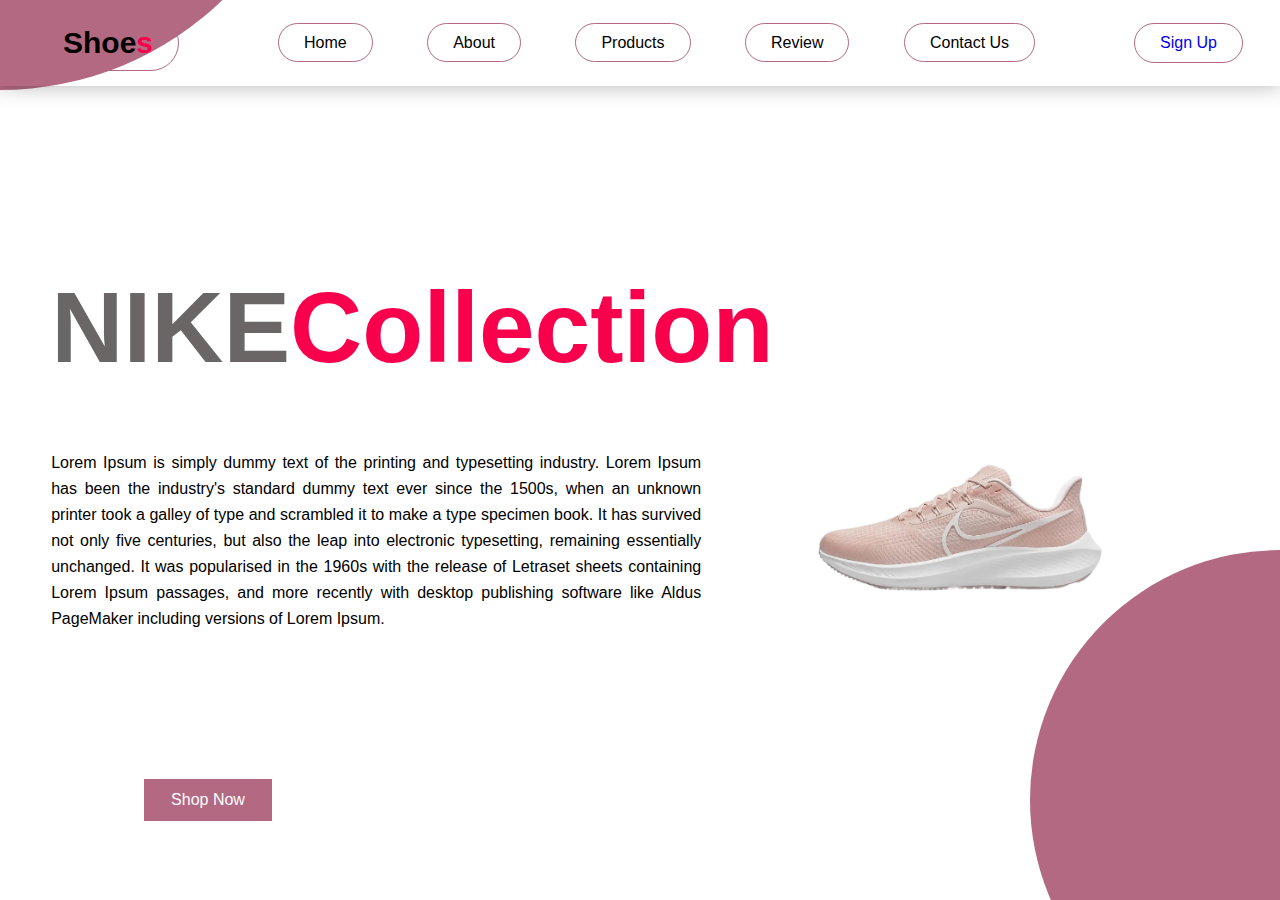
<file: nikeshoes/index.html>
<!DOCTYPE html>
<html lang="en">
<head>
    <meta name="viewport" content="width=device-width, initial-scale=1.0">
    <title>Shop Website</title>
    <link rel="stylesheet" href="style.css">
</head>
<body>
	<p id = "test"></p>
		
    <section>
        <header>
            <div class="circle"></div>
            <div class="circles"></div>
            <a href="#" class="logo">Shoe<span>s</span></a>
            <ul>
                <li><a href="home.html">Home</a></li>
                <li><a href="about.html">About</a></li>
                <li><a href="produ.html">Products</a></li>
                <li><a href="review.html">Review</a></li>
                <li><a href="contact.html">Contact Us</a></li>
            </ul>
           <a href="login.html">Sign Up</a>
        </header>

        <div class="texts">
            <h1>NIKE<span>Collection</span></h1>
            <p>Lorem Ipsum is simply dummy text of the printing and typesetting industry. 
                Lorem Ipsum has been the industry's standard dummy text ever since the 1500s, 
                when an unknown printer took a galley of type and scrambled it to make a type 
                specimen book. It has survived not only five centuries, but also the leap into 
                electronic typesetting, remaining essentially unchanged. It was popularised in 
                the 1960s with the release of Letraset sheets containing Lorem Ipsum passages, 
                and more recently with desktop publishing software like Aldus PageMaker including 
                versions of Lorem Ipsum.
            </p>
        </div>

        <div class="background_image">
            <img src="bgimg.png">
        </div>

        <div class="btn">
            <p class="read">Shop Now</p>
        </div>    
    </section>

    
</body>
</html>
</file>
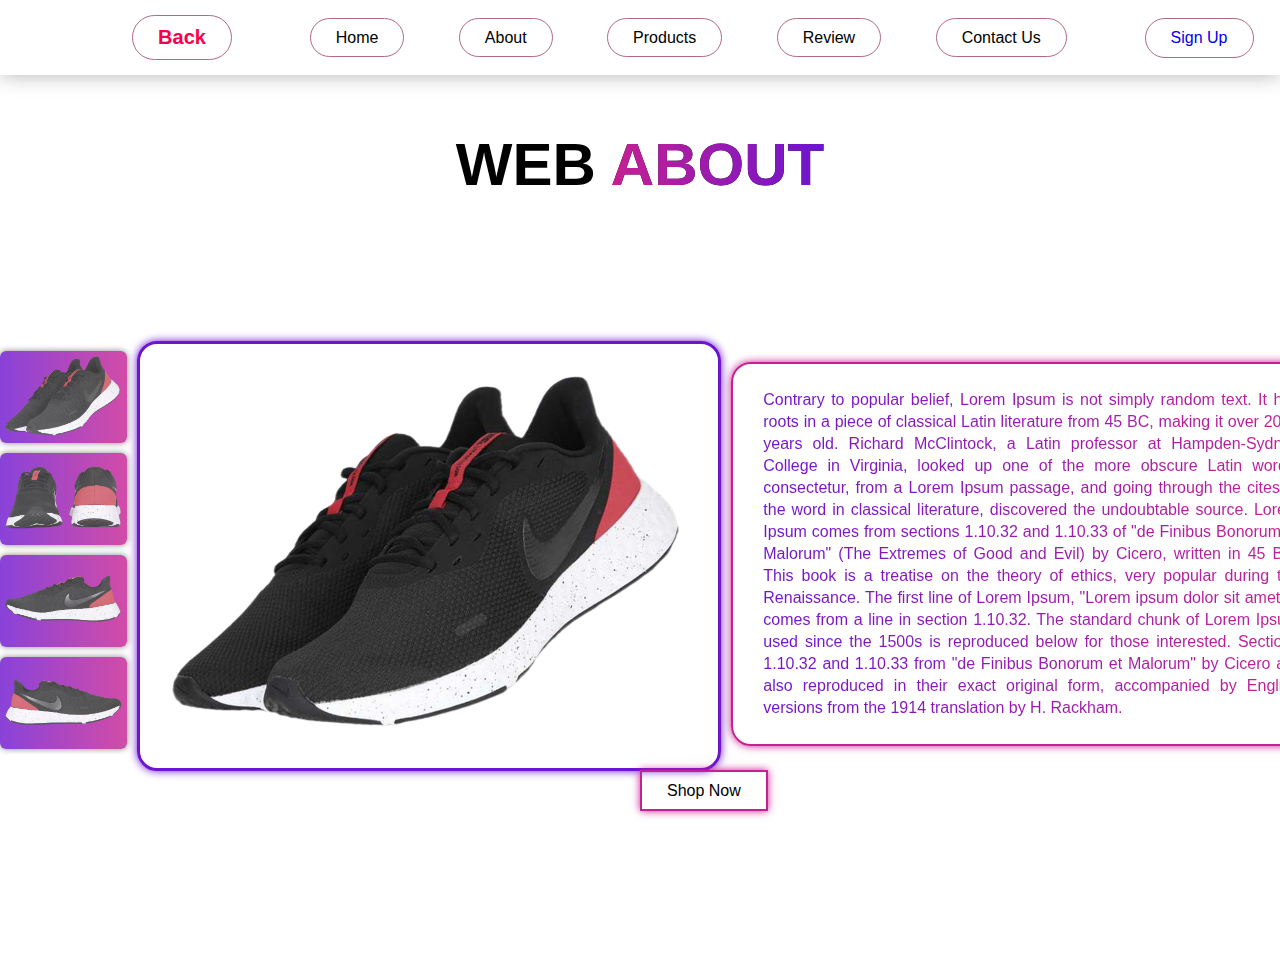
<file: nikeshoes/about.html>
<html>
<head>
    <link rel="stylesheet" href="about.css">
   
</head>
<body>
<section>
    <header>
        <div class="circle"></div>
        <div class="circles"></div>
        <a href="index.html" class="logo"><span>Back</span></a>
        <ul>
            <li><a href="index.html">Home</a></li>
            <li><a href="about.html">About</a></li>
            <li><a href="produ.html">Products</a></li>
            <li><a href="review.html">Review</a></li>
            <li><a href="contact.html">Contact Us</a></li>
        </ul>
        <a href="login.html">Sign Up</a>
    </header>
</section>
<div class="about" id="About" >
        
        <h1>Web<span>About</span></h1>

        <div class="about_main">
            <div class="about_image">
                <div class="about_small_image">
                    <img src="red_shoes1.png" onclick="functio(this)">
                    <img src="red_shoes2.png" onclick="functio(this)">
                    <img src="red_shoes3.png" onclick="functio(this)">
                    <img src="red_shoes4.png" onclick="functio(this)">
                </div>

                <div class="image_contaner">
                    <img src="red_shoes1.png" id="imagebox" >
                </div>

            </div>

            <div class="about_text">
                <p>
                    Contrary to popular belief, Lorem Ipsum is not simply random text. It has roots in a piece of classical 
                    Latin literature from 45 BC, making it over 2000 years old. Richard McClintock, a Latin professor at 
                    Hampden-Sydney College in Virginia, looked up one of the more obscure Latin words, consectetur, from a 
                    Lorem Ipsum passage, and going through the cites of the word in classical literature, discovered the 
                    undoubtable source. Lorem Ipsum comes from sections 1.10.32 and 1.10.33 of "de Finibus Bonorum et Malorum" 
                    (The Extremes of Good and Evil) by Cicero, written in 45 BC. This book is a treatise on the theory of ethics, 
                    very popular during the Renaissance. The first line of Lorem Ipsum, "Lorem ipsum dolor sit amet..", comes 
                    from a line in section 1.10.32. The standard chunk of Lorem Ipsum used since the 1500s is reproduced below 
                    for those interested. Sections 1.10.32 and 1.10.33 from "de Finibus Bonorum et Malorum" by Cicero are also 
                    reproduced in their exact original form, accompanied by English versions from the 1914 translation by H. Rackham.
                </p>
            </div>

        </div>

        <a href="#" class="about_btn">Shop Now</a>
        <script>
            function functio(small){
                var full = document.getElementById("imagebox")
                full.src = small.src
            }
        </script>
        
    </div>

</body>
</html>
</file>
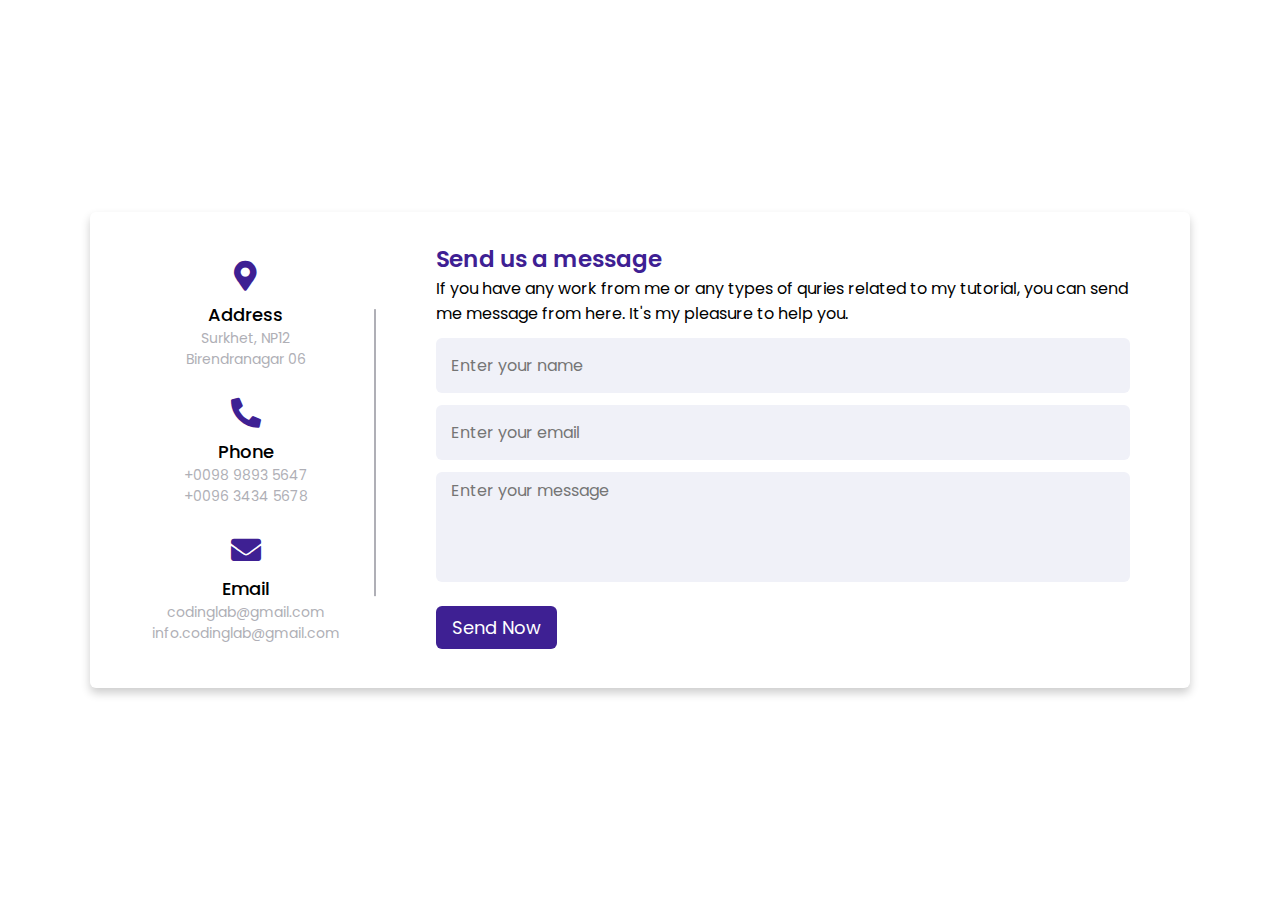
<file: nikeshoes/contact.html>
<html>
  <head>
 
    <title>Responsive Contact Us Form | CodingLab</title>
    <link rel="stylesheet" href="contact.css" />
 
    <link rel="stylesheet" href="https://cdnjs.cloudflare.com/ajax/libs/font-awesome/5.15.2/css/all.min.css" />
   
  </head>
 
  <body>
  
    <div class="container">
      <div class="content">
        <div class="left-side">
          <div class="address details">
            <i class="fas fa-map-marker-alt"></i>
            <div class="topic">Address</div>
            <div class="text-one">Surkhet, NP12</div>
            <div class="text-two">Birendranagar 06</div>
          </div>
          <div class="phone details">
            <i class="fas fa-phone-alt"></i>
            <div class="topic">Phone</div>
            <div class="text-one">+0098 9893 5647</div>
            <div class="text-two">+0096 3434 5678</div>
          </div>
          <div class="email details">
            <i class="fas fa-envelope"></i>
            <div class="topic">Email</div>
            <div class="text-one">codinglab@gmail.com</div>
            <div class="text-two">info.codinglab@gmail.com</div>
          </div>
        </div>
        <div class="right-side">
          <div class="topic-text">Send us a message</div>
          <p>If you have any work from me or any types of quries related to my tutorial, you can send me message from here. It's my pleasure to help you.</p>
          <form action="#">
            <div class="input-box">
              <input type="text" placeholder="Enter your name" />
            </div>
            <div class="input-box">
              <input type="text" placeholder="Enter your email" />
            </div>
            <div class="input-box message-box">
              <textarea placeholder="Enter your message"></textarea>
            </div>
            <div class="button">
              <input type="button" value="Send Now" />
            </div>
          </form>
        </div>
      </div>
    </div>


  
  </body>
</html>
</file>
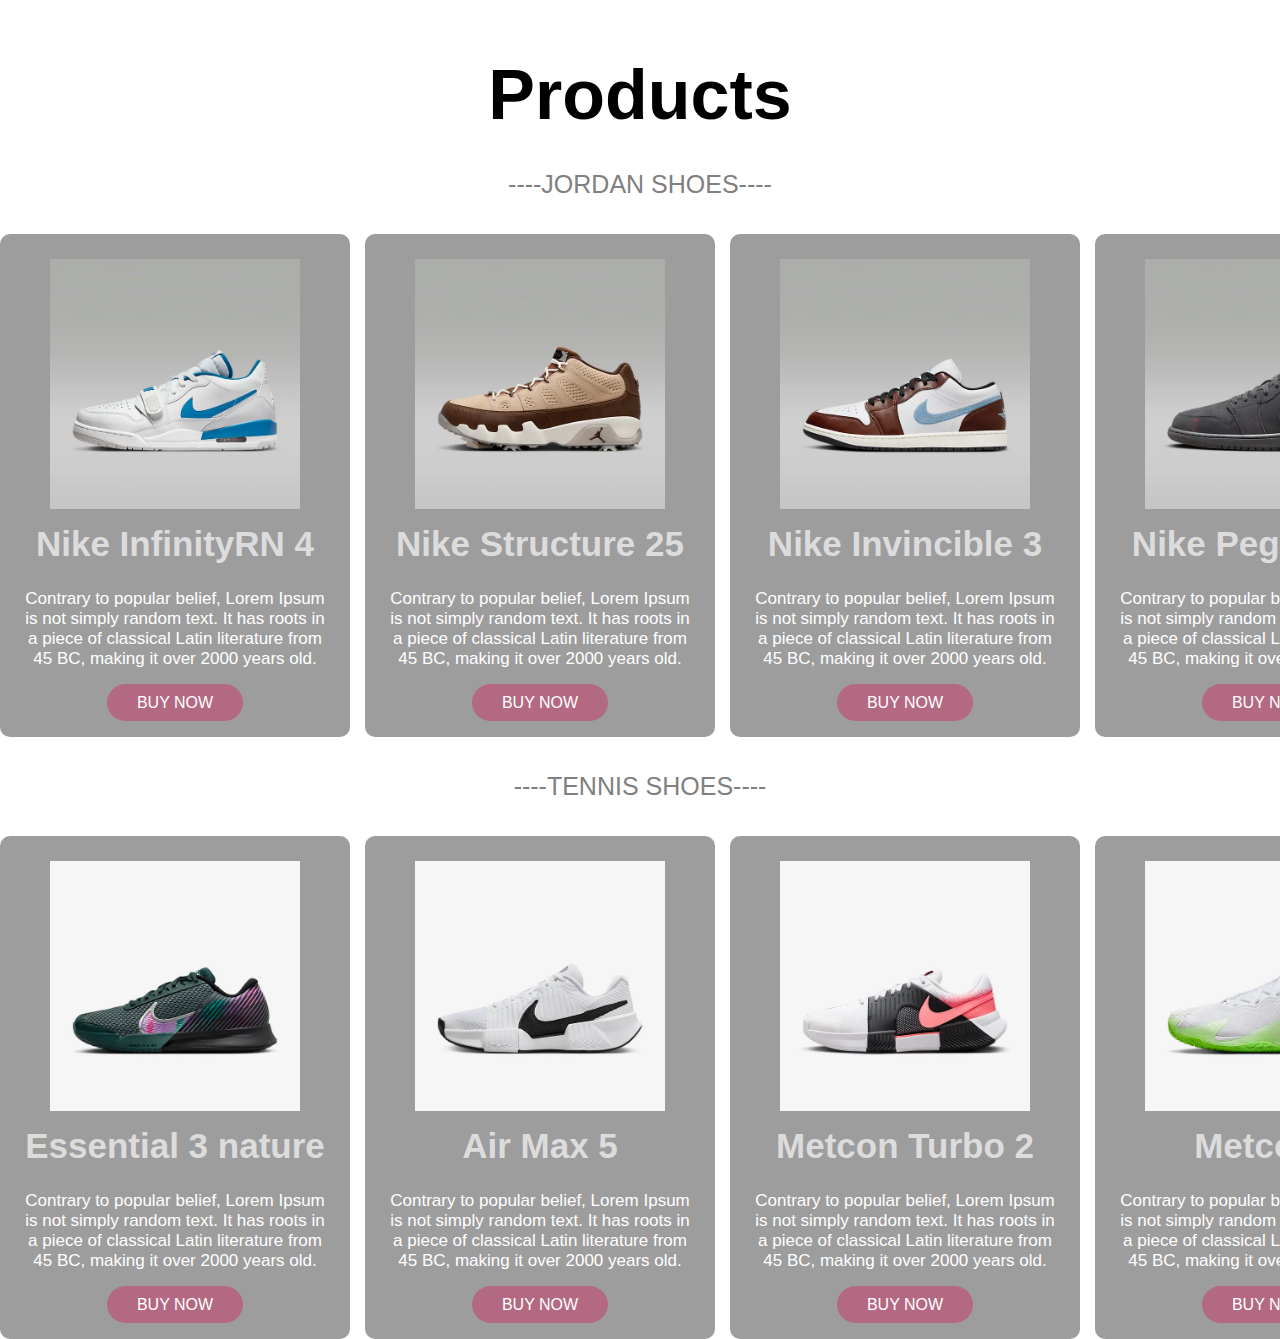
<file: nikeshoes/home.html>
<html>
<head>
        <link rel="stylesheet" href="produ.css">
</head>
</body>


<div class="about">
        <div class="shoes">
            <h1>Products</h1>
            <p>----JORDAN SHOES----</p>
            <div class="shoes_box">
                <div class="shoes_card">

                <img src="jordan1.png" id="img1" onmouseover="change1()" onmouseout="change2()">
                    
        
                    <h1>Nike InfinityRN 4</h1>
                    <p>
                        Contrary to popular belief, Lorem Ipsum is not simply random text. 
                        It has roots in a piece of classical Latin literature from 45 BC, 
                        making it over 2000 years old.
                    </p>
                    <a href="#" class="btn">BUY NOW</a>
                </div>
                <script type="text/Javascript">
                    function change1() {
                        document.getElementById("img1").src="jordan1.png";
                    }
                    function change2() {
                        document.getElementById("img1").src="jorden1.png";
                    }
                </script>
                <div class="shoes_card">
                    <img src="jordan2.png" id="img2" onmouseover="change3()" onmouseout="change4()">
                    <h1>Nike Structure 25</h1>
                    <p>
                        Contrary to popular belief, Lorem Ipsum is not simply random text. 
                        It has roots in a piece of classical Latin literature from 45 BC, 
                        making it over 2000 years old.
                    </p>
                    <a href="#" class="btn">BUY NOW</a>
                </div>
                <script type="text/Javascript">
                    function change3() {
                        document.getElementById("img2").src="jordan2.png";
                    }
                    function change4() {
                        document.getElementById("img2").src="jorden2.png";
                    }
                </script>
                <div class="shoes_card">
                    <img src="jordan3.png" id="img3" onmouseover="change5()" onmouseout="change6()">
                    <h1>Nike Invincible 3</h1>
                    <p>
                        Contrary to popular belief, Lorem Ipsum is not simply random text. 
                        It has roots in a piece of classical Latin literature from 45 BC, 
                        making it over 2000 years old.
                    </p>
                    <a href="#" class="btn">BUY NOW</a>
                </div>
                <script type="text/Javascript">
                    function change5() {
                        document.getElementById("img3").src="jordan3.png";
                    }
                    function change6() {
                        document.getElementById("img3").src="jorden3.png";
                    }
                </script>
                <div class="shoes_card">
                    <img src="jordan4.png" id="img4" onmouseover="change7()" onmouseout="change8()">
                    <h1>Nike Pegasus 40</h1>
                    <p>
                        Contrary to popular belief, Lorem Ipsum is not simply random text. 
                        It has roots in a piece of classical Latin literature from 45 BC, 
                        making it over 2000 years old.
                    </p>
                    <a href="#" class="btn">BUY NOW</a>
                </div>
                <script type="text/Javascript">
                    function change7() {
                        document.getElementById("img4").src="jordan4.png";
                    }
                    function change8() {
                        document.getElementById("img4").src="jorden4.png";
                    }
                </script>
            </div>
        </div>
        <div class="gts">
            <p>----TENNIS SHOES----</p>
            <div class="gts_box">
                <div class="gts_card">
                    <img src="tenis1.png" id="img5" onmouseover="change9()" onmouseout="change10()">
                    <h1>Essential 3 nature</h1>
                    <p>
                        Contrary to popular belief, Lorem Ipsum is not simply random text. 
                        It has roots in a piece of classical Latin literature from 45 BC, 
                        making it over 2000 years old.
                    </p>
                    <a href="#" class="btn">BUY NOW</a>
                </div>
                <script type="text/Javascript">
                    function change9() {
                        document.getElementById("img5").src="tenis1.png";
                    }
                    function change10() {
                        document.getElementById("img5").src="tennis1.png";
                    }
                </script>
                <div class="gts_card">
                    <img src="tenis2.png" id="img6" onmouseover="change11()" onmouseout="change12()">
                    <h1>Air Max 5</h1>
                    <p>
                        Contrary to popular belief, Lorem Ipsum is not simply random text. 
                        It has roots in a piece of classical Latin literature from 45 BC, 
                        making it over 2000 years old.
                    </p>
                    <a href="#" class="btn">BUY NOW</a>
                </div>
                <script type="text/Javascript">
                    function change11() {
                        document.getElementById("img6").src="tenis2.png";
                    }
                    function change12() {
                        document.getElementById("img6").src="tennis2.png";
                    }
                </script>
                <div class="gts_card">
                    <img src="tenis3.png" id="img7" onmouseover="change13()" onmouseout="change14()">
                    <h1>Metcon Turbo 2</h1>
                    <p>
                        Contrary to popular belief, Lorem Ipsum is not simply random text. 
                        It has roots in a piece of classical Latin literature from 45 BC, 
                        making it over 2000 years old.
                    </p>
                    <a href="#" class="btn">BUY NOW</a>
                </div>
                <script type="text/Javascript">
                    function change13() {
                        document.getElementById("img7").src="tenis3.png";
                    }
                    function change14() {
                        document.getElementById("img7").src="tennis3.png";
                    }
                </script>
                <div class="gts_card">
                    <img src="tenis4.png" id="img8" onmouseover="change15()" onmouseout="change16()">
                    <h1>Metcon 5</h1>
                    <p>
                        Contrary to popular belief, Lorem Ipsum is not simply random text. 
                        It has roots in a piece of classical Latin literature from 45 BC, 
                        making it over 2000 years old.
                    </p>
                    <a href="#" class="btn">BUY NOW</a>
                </div>
                <script type="text/Javascript">
                    function change15() {
                        document.getElementById("img8").src="tenis4.png";
                    }
                    function change16() {
                        document.getElementById("img8").src="tennis4.png";
                    }
                </script>
            </div>
        </div>
    </div>

</body>
</html>
</file>
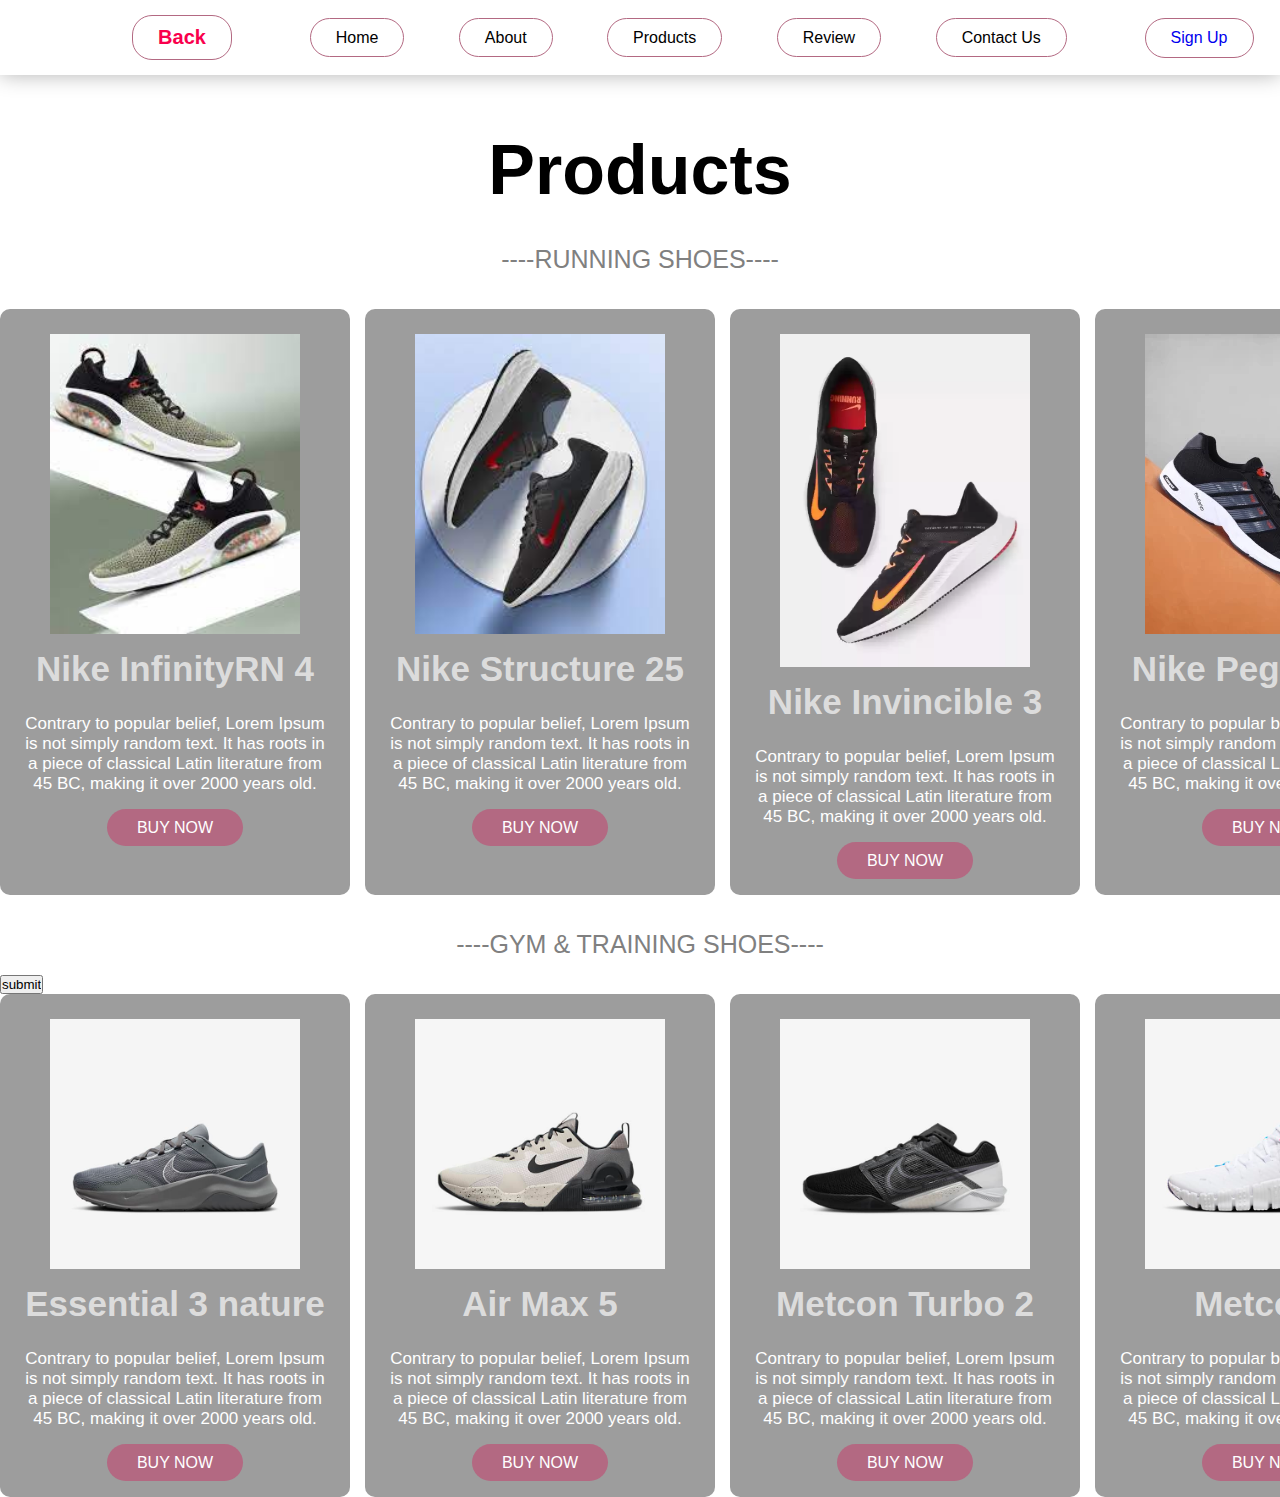
<file: nikeshoes/produ.html>
<html>
<head>
        <link rel="stylesheet" href="produ.css">
</head>
</body>

<section>
    <header>
        <div class="circle"></div>
        <div class="circles"></div>
        <a href="about.html" class="logo"><span>Back</span></a>
        <ul>
            <li><a href="home.html">Home</a></li>
            <li><a href="about.html">About</a></li>
            <li><a href="produ.html">Products</a></li>
            <li><a href="review.html">Review</a></li>
            <li><a href="contact.html">Contact Us</a></li>
        </ul>
       <a href="login.html">Sign Up</a>
    </header>


<div class="about">
        <div class="shoes">
            <h1>Products</h1>
            <p>----RUNNING SHOES----</p>
            <div class="shoes_box">
                <div class="shoes_card">

                    <img src="runimg.jpg" id="img1" onmouseover="change1()" onmouseout="change2()">
                    
        
                    <h1>Nike InfinityRN 4</h1>
                    <p>
                        Contrary to popular belief, Lorem Ipsum is not simply random text. 
                        It has roots in a piece of classical Latin literature from 45 BC, 
                        making it over 2000 years old.
                    </p>
                    <a href="#" class="btn">BUY NOW</a>
                </div>
                <script type="text/Javascript">
                    function change1() {
                        document.getElementById("img1").src="shoes5.png";
                    }
                    function change2() {
                        document.getElementById("img1").src="runimg.jpg";
                    }
                </script>
                <div class="shoes_card">
                    <img src="runimg1.jpg" id="img2" onmouseover="change3()" onmouseout="change4()">
                    <h1>Nike Structure 25</h1>
                    <p>
                        Contrary to popular belief, Lorem Ipsum is not simply random text. 
                        It has roots in a piece of classical Latin literature from 45 BC, 
                        making it over 2000 years old.
                    </p>
                    <a href="#" class="btn">BUY NOW</a>
                </div>
                <script type="text/Javascript">
                    function change3() {
                        document.getElementById("img2").src="shoes2.png";
                    }
                    function change4() {
                        document.getElementById("img2").src="runimg1.jpg";
                    }
                </script>
                <div class="shoes_card">
                    <img src="runimg2.jpg" id="img3" onmouseover="change5()" onmouseout="change6()">
                    <h1>Nike Invincible 3</h1>
                    <p>
                        Contrary to popular belief, Lorem Ipsum is not simply random text. 
                        It has roots in a piece of classical Latin literature from 45 BC, 
                        making it over 2000 years old.
                    </p>
                    <a href="#" class="btn">BUY NOW</a>
                </div>
                <script type="text/Javascript">
                    function change5() {
                        document.getElementById("img3").src="shoes3.png";
                    }
                    function change6() {
                        document.getElementById("img3").src="runimg2.jpg";
                    }
                </script>
                <div class="shoes_card">
                    <img src="runimg4.jpg" id="img4" onmouseover="change7()" onmouseout="change8()">
                    <h1>Nike Pegasus 40</h1>
                    <p>
                        Contrary to popular belief, Lorem Ipsum is not simply random text. 
                        It has roots in a piece of classical Latin literature from 45 BC, 
                        making it over 2000 years old.
                    </p>
                    <a href="#" class="btn">BUY NOW</a>
                </div>
                <script type="text/Javascript">
                    function change7() {
                        document.getElementById("img4").src="shoes4.png";
                    }
                    function change8() {
                        document.getElementById("img4").src="runimg4.jpg";
                    }
                </script>
            </div>
        </div>
        <div class="gts">
            <p>----GYM & TRAINING SHOES----</p>
            <div class="gts_box">
                <div class="gts_card">
                    <img src="gtimg.jpg" id="img5" onmouseover="change9()" onmouseout="change10()">
                    <h1>Essential 3 nature</h1>
                    <p>
                        Contrary to popular belief, Lorem Ipsum is not simply random text. 
                        It has roots in a piece of classical Latin literature from 45 BC, 
                        making it over 2000 years old.
                    </p>
                    <a href="#" class="btn">BUY NOW</a>
                </div>
                <script type="text/Javascript">
                    function change9() {
                        document.getElementById("img5").src="shoes7.png";
                    }
                    function change10() {
                        document.getElementById("img5").src="gtimg.jpg";
                    }
                </script>
                <div class="gts_card">
                    <img src="gtimg1.jpg" id="img6" onmouseover="change11()" onmouseout="change12()">
                    <h1>Air Max 5</h1>
                    <p>
                        Contrary to popular belief, Lorem Ipsum is not simply random text. 
                        It has roots in a piece of classical Latin literature from 45 BC, 
                        making it over 2000 years old.
                    </p>
                    <a href="#" class="btn">BUY NOW</a>
                </div>
                <script type="text/Javascript">
                    function change11() {
                        document.getElementById("img6").src="shoes6.png";
                    }
                    function change12() {
                        document.getElementById("img6").src="gtimg1.jpg";
                    }
                </script>
                <div class="gts_card">
                    <img src="gtimg2.jpg" id="img7" onmouseover="change13()" onmouseout="change14()">
                    <h1>Metcon Turbo 2</h1>
                    <p>
                        Contrary to popular belief, Lorem Ipsum is not simply random text. 
                        It has roots in a piece of classical Latin literature from 45 BC, 
                        making it over 2000 years old.
                    </p>
                    <a href="#" class="btn">BUY NOW</a>
                </div>
                <script type="text/Javascript">
                    function change13() {
                        document.getElementById("img7").src="shoes1.png";
                    }
                    function change14() {
                        document.getElementById("img7").src="gtimg2.jpg";
                    }
                </script>
                <div class="gts_card">
                    <img src="gtimg3.jpg" id="img8" onmouseover="change15()" onmouseout="change16()">
                    <h1>Metcon 5</h1>
                    <p>
                        Contrary to popular belief, Lorem Ipsum is not simply random text. 
                        It has roots in a piece of classical Latin literature from 45 BC, 
                        making it over 2000 years old.
                    </p>
                    <a href="#" class="btn">BUY NOW</a>
                </div>
                <script type="text/Javascript">
                    function change15() {
                        document.getElementById("img8").src="shoes.png";
                    }
                    function change16() {
                        document.getElementById("img8").src="gtimg3.jpg";
                    }
                </script>
            </div>
        </div>
    </div>

    <input type="button" value="submit">
   
</section>

</body>
</html>
</file>
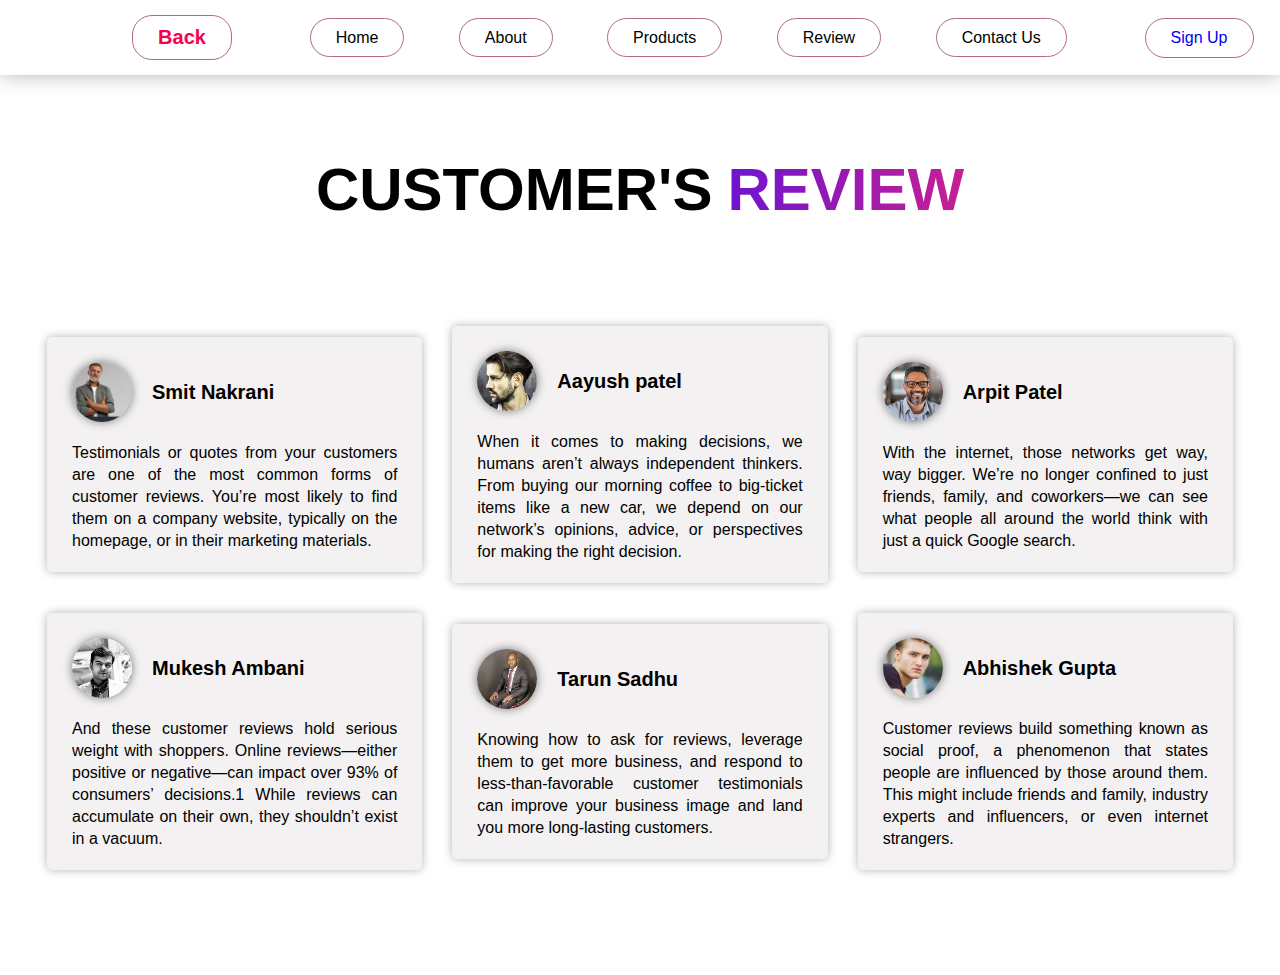
<file: nikeshoes/review.html>
<html>
<head>
    <link rel="stylesheet" href="review.css">
</head>
<body>
    <section>
    <header>
        <div class="circle"></div>
        <div class="circles"></div>
        <a href="produ.html" class="logo"><span>Back</span></a>
        <ul>
            <li><a href="index.html">Home</a></li>
            <li><a href="about.html">About</a></li>
            <li><a href="produ.html">Products</a></li>
            <li><a href="review.html">Review</a></li>
            <li><a href="contact.html">Contact Us</a></li>
        </ul>
        <a href="login.html">Sign Up</a>
    </header>

</section>
    <div class="review" id="Review">
        <h1>Customer's<span>review</span></h1>
        
        <div class="review_box">
            <div class="review_card">
                <div class="card_top">
                    <div class="profile">

                        <div class="profile_image">
                            <img src="revi.jpg">
                        </div>

                        <div class="name">
                            <strong>Smit Nakrani</strong>

                            
                        </div>

                    </div>
                </div>
                <div class="comment">
                    <p>
                       Testimonials or quotes from your customers are one of the most common forms of customer reviews. You’re most likely to find them on a company website, typically on the homepage, or in their marketing materials. 
                    </p>
                </div>
            </div>   

            <div class="review_card">
                <div class="card_top">
                    <div class="profile">

                        <div class="profile_image">
                            <img src="man_dp1.jpg">
                        </div>

                        <div class="name">
                            <strong>Aayush patel</strong>

                            
                        </div>

                    </div>
                </div>
                <div class="comment">
                    <p>
                        When it comes to making decisions, we humans aren’t always independent thinkers. From buying our morning coffee to big-ticket items like a new car, we depend on our network’s opinions, advice, or perspectives for making the right decision.
                    </p>
                </div>
            </div>   

            <div class="review_card">
                <div class="card_top">
                    <div class="profile">

                        <div class="profile_image">
                            <img src="man_dp2.jpg">
                        </div>

                        <div class="name">
                            <strong>Arpit Patel</strong>

                            
                        </div>

                    </div>
                </div>
                <div class="comment">
                    <p>
                        With the internet, those networks get way, way bigger. We’re no longer confined to just friends, family, and coworkers—we can see what people all around the world think with just a quick Google search. 
                    </p>
                </div>
            </div>   

        </div>

        <div class="review_box">
            <div class="review_card">
                <div class="card_top">
                    <div class="profile">

                        <div class="profile_image">
                            <img src="revi1.jpeg">
                        </div>

                        <div class="name">
                            <strong>Mukesh Ambani</strong>

                            
                        </div>

                    </div>
                </div>
                <div class="comment">
                    <p>
                       And these customer reviews hold serious weight with shoppers. Online reviews—either positive or negative—can impact over 93% of consumers’ decisions.1 
While reviews can accumulate on their own, they shouldn’t exist in a vacuum.
                    </p>
                </div>
            </div>   

            <div class="review_card">
                <div class="card_top">
                    <div class="profile">

                        <div class="profile_image">
                            <img src="revi2.jpeg">
                        </div>

                        <div class="name">
                            <strong>Tarun Sadhu</strong>

                           
                        </div>

                    </div>
                </div>
                <div class="comment">
                    <p>
                       Knowing how to ask for reviews, leverage them to get more business, and respond to less-than-favorable customer testimonials can improve your business image and land you more long-lasting customers. 
                    </p>
                </div>
            </div>   

            <div class="review_card">
                <div class="card_top">
                    <div class="profile">

                        <div class="profile_image">
                            <img src="man_dp3.jpg">
                        </div>

                        <div class="name">
                            <strong>Abhishek Gupta</strong>

                      
                        </div>

                    </div>
                </div>
                <div class="comment">
                    <p>
                        Customer reviews build something known as social proof, a phenomenon that states people are influenced by those around them. This might include friends and family, industry experts and influencers, or even internet strangers. 
                    </p>
                </div>
            </div>   

        </div>

    </div>
</body>
</html>
</file>
<file: nikeshoes/style.css>
*{
    margin: 0;
    padding: 0;
    box-sizing: border-box;
    font-family: sans-serif;
}

section{
    width: 100%;
    height: 100vh;
}

section header{
    display: flex;
    align-items: center;
    justify-content: space-around;
    box-shadow: 0 0 20px rgba(0,0,0,0.3);
}

section header .logo{
    font-size: 30px;
    color: black;
    text-decoration: none;
    font-weight: bold;
    margin: 15px 0;
}

section header .logo span{
    color: #f9004d;
}

section header ul{
    list-style: none;
}

section header ul li{
    display: inline-block;
    margin: 5px 5px;
    padding: 5px 20px;
}

section header ul li a{
    color: black;
    text-decoration: none;
}

section header ul li a:hover{
    color: white;
}

section header a{
    cursor: pointer;
    padding: 10px 25px;
    border: 1px solid #b36982;
    border-radius: 30px;
    transition: 0.3s;
    outline: none;
    text-decoration: none;
}

section header a:hover{
    color: white;
    background: #b36982;
}

.circle{
    position: absolute;
    top: 0;
    left: 0;
    width: 100%;
    height: 100%;
    background: rgba(179,105,130);
    clip-path: circle(320px at left -230px);
    z-index: -1;
}

.circles{
    position: absolute;
    top: 0;
    left: 0;
    width: 100%;
    height: 100%;
    background: #b36982;
    clip-path: circle(250px at right 800px);
    z-index: -1;
}

section .texts h1{
    position: absolute;
    top: 30%;
    left: 4%;
    font-size: 100px;
    color: #6a6666;
}

section .texts h1 span{
    color: #f9004d;
}

section .texts p{
    width: 650px;
    position: absolute;
    top: 50%;
    left: 4%;
    line-height: 26px;
    text-align: justify;
}

section .background_image img{
    width: 550px;
    position: absolute;
    top: 35%;
    left: 50%;
    margin-left: 45px;
}

section .btn{
    position: relative;
    top: 77%;
    left: 38px;
    width: 340px;
    display: flex;
    align-items: center;
    justify-content: space-around;
}


section .btn .read{
    background: #b36982;
    color: white;
    cursor: pointer;
}

section .btn p{
    padding: 10px 25px;
    background: none;
    border: 2px solid #b36982;
    cursor: pointer;
}
</file>
<file: nikeshoes/about.css>
*{
    margin: 0;
    padding: 0;
    box-sizing: border-box;
    font-family: sans-serif;
}

section header{
    display: flex;
    align-items: center;
    justify-content: space-around;
    box-shadow: 0 0 20px rgba(0,0,0,0.3);
}

section header .logo{
    font-size: 20px;
    color: black;
    text-decoration: none;
    font-weight: bold;
    margin: 15px 0;
 
}

section header .logo span{
    color: #f9004d;
}

section header ul{
    list-style: none;
}

section header ul li{
    display: inline-block;
    margin: 5px 5px;
    padding: 5px 20px;
}

section header ul li a{
    color: black;
    text-decoration: none;
}

section header ul li a:hover{
    color: white;
}

section header a{
    cursor: pointer;
    padding: 10px 25px;
    border: 1px solid #b36982;
    border-radius: 30px;
    transition: 0.3s;
    outline: none;
    text-decoration: none;
}

section header a:hover{
    color: white;
    background: #b36982;
}



.about{
    width: 100%;
    height: 100vh;
    padding: 35px 0;
}

.about h1{
    font-size: 60px;
    margin-top: 20px;
    display: flex;
    align-items: center;
    justify-content: center;
    background: black;
    -webkit-background-clip: text;
    -webkit-text-fill-color: transparent;
    text-transform: uppercase;
}

.about h1 span{
    background: linear-gradient(to right, #c72092 , #6c14d0);
    -webkit-background-clip: text;
    -webkit-text-fill-color: transparent;
    margin-left: 15px;
}

.about .about_main{
    position: relative;
    top: 40%;
    left: 50%;
    transform: translate(-50%,-50%);
    display: flex;
    justify-content: space-around;
    align-items: center;
}

.about .about_main .about_image{
    display: flex;
    margin-top: 50px;
}

.about .about_main .about_image .about_small_image{
    display: flex;
    flex-direction: column;
    position: relative;
    top: 15px;
}

.about .about_main .about_image .about_small_image img{
    height: 92px;
    margin: 5px 0;
    cursor: pointer;
    background: linear-gradient(to right, #6c14d0 , #c72092);
    display: block;
    border-radius: 6px;
    padding: 5px 5px;
    box-shadow: 0 0 6px rgba(0,0,0,0.6);
    opacity: 0.8;
    transition: 0.3s;
}

.about .about_main .about_image .about_small_image img:hover{
    opacity: 1;
}

.about .about_main .image_contaner{
    padding: 10px;
    display: flex;
}

.about .about_main .image_contaner img{
    border: 3px solid #6c14d0;
    border-radius: 20px;
    height: 430px;
    padding: 30px;
    box-shadow: 0 0 8px #6c14d0;
}

.about .about_main .about_text{
    margin-top: 45px;
}

.about .about_main .about_text p{
    background: linear-gradient(to left, #c72092 , #6c14d0);
    -webkit-background-clip: text;
    -webkit-text-fill-color: transparent;
    line-height: 22px;
    width: 600px;
    text-align: justify;
    padding: 25px 30px;
    border: 2px solid #c72092;
    border-radius: 20px;
    box-shadow: 0 0 8px #c72092;
}

.about .about_btn{
    color: black;
    background: none;
    position: relative;
    top: 10%;
    left: 50%;
    transform: translate(-50% , -50%);
    padding: 10px 25px;
    border: 2px solid #c72092;
    text-decoration: none;
    box-shadow: 0 0 8px #c72092;
    transition: 0.5s;
}

.about .about_btn:hover{
    border: 2px solid transparent;
    background: #c72092;
    color: white;
}
</file>
<file: nikeshoes/contact.css>
@import url("https://fonts.googleapis.com/css2?family=Poppins:wght@200;300;400;500;600;700&display=swap");
* {
  margin :0;
  padding: 0;
  box-sizing: border-box;
  font-family: "Poppins", sans-serif;
}
body {
  min-height: 100vh;
  width: 100%;
  background:white;
  display: flex;
  align-items: center;
  justify-content: center;
}
.container {
  max-width: 1100px;
  width: 100%;
  background: #fff;
  border-radius: 6px;
  padding: 20px 60px 30px 40px;
  box-shadow: 0 5px 10px rgba(0, 0, 0, 0.2);
}
.container .content {
  display: flex;
  align-items: center;
  justify-content: space-between;
}
.container .content .left-side {
  width: 25%;
  height: 100%;
  display: flex;
  flex-direction: column;
  align-items: center;
  justify-content: center;
  margin-top: 15px;
  position: relative;
}
.content .left-side::before {
  content: "";
  position: absolute;
  height: 70%;
  width: 2px;
  right: -15px;
  top: 50%;
  transform: translateY(-50%);
  background: #afafb6;
}
.content .left-side .details {
  margin: 14px;
  text-align: center;
}
.content .left-side .details i {
  font-size: 30px;
  color: #3e2093;
  margin-bottom: 10px;
}
.content .left-side .details .topic {
  font-size: 18px;
  font-weight: 500;
}
.content .left-side .details .text-one,
.content .left-side .details .text-two {
  font-size: 14px;
  color: #afafb6;
}

.container .content .right-side {
  width: 75%;
  margin-left: 75px;
}
.content .right-side .topic-text {
  font-size: 23px;
  font-weight: 600;
  color: #3e2093;
}
.right-side .input-box {
  height: 55px;
  width: 100%;
  margin: 12px 0;
}
.right-side .input-box input,
.right-side .input-box textarea {
  height: 100%;
  width: 100%;
  border: none;
  outline: none;
  font-size: 16px;
  background: #f0f1f8;
  border-radius: 6px;
  padding: 0 15px;
  resize: none;
}
.right-side .message-box {
  min-height: 110px;
}
.right-side .input-box textarea {
  padding-top: 6px;
}
.right-side .button {
  display: inline-block;
  margin-top: 12px;
}
.right-side .button input[type="button"] {
  color: #fff;
  font-size: 18px;
  outline: none;
  border: none;
  padding: 8px 16px;
  border-radius: 6px;
  background: #3e2093;
  cursor: pointer;
  transition: all 0.3s ease;
}
.button input[type="button"]:hover {
  background: #5029bc;
}

@media (max-width: 950px) {
  .container {
    width: 90%;
    padding: 30px 40px 40px 35px;
  }
  .container .content .right-side {
    width: 75%;
    margin-left: 55px;
  }
}
@media (max-width: 820px) {
  .container {
    margin: 40px 0;
    height: 100%;
  }
  .container .content {
    flex-direction: column-reverse;
  }
  .container .content .left-side {
    width: 100%;
    flex-direction: row;
    margin-top: 40px;
    justify-content: center;
    flex-wrap: wrap;
  }
  .container .content .left-side::before {
    display: none;
  }
  .container .content .right-side {
    width: 100%;
    margin-left: 0;
  }
}
</file>
<file: nikeshoes/produ.css>
*{
    margin: 0;
    padding: 0;
    box-sizing: border-box;
    font-family: sans-serif;
}

section{
    width: 100%;
    height: 100vh;
}

section header{
    display: flex;
    align-items: center;
    justify-content: space-around;
    box-shadow: 0 0 20px rgba(0,0,0,0.3);
}

section header .logo{
    font-size: 20px;
    color: black;
    text-decoration: none;
    font-weight: bold;
    margin: 15px 0;
}

section header .logo span{
    color: #f9004d;
}

section header ul{
    list-style: none;
}

section header ul li{
    display: inline-block;
    margin: 5px 5px;
    padding: 5px 20px;
}

section header ul li a{
    color: black;
    text-decoration: none;
}

section header ul li a:hover{
    color: white;
}

section header a{
    cursor: pointer;
    padding: 10px 25px;
    border: 1px solid #b36982;
    border-radius: 20px;
    transition: 0.3s;
    outline: none;
    text-decoration: none;
}

section header a:hover{
    color: white;
    background: #b36982;
}




.about{
    width: 100%;
    height: 100vh;
    padding: 35px 0;
}

.about .box{
    width: 100%;
    padding: 60px 0;
    display: flex;
    align-items: center;
    justify-content: center;
}

.about .box .card{
    width: 170px;
    height: auto;
    padding: 5px 10px;
    margin: 0 15px;
    background: gainsboro;
    border: 1px solid gainsboro;
    cursor: pointer;
    z-index: 1;
    transition: 0.3s;
}

.about .box .card:hover{
    box-shadow: 3px 5px 20px rgba(0,0,0,0.3);
    transform: scale(1.1);
    border-radius: 5px;
}

.about .box .card img{
    width: 150px;
}

.about hr{
    height: 2px;
    background: #d98ca5;
    border-radius: 5px;
    margin: 30px 110px;
}

.about .shoes h1{
    font-size: 70px;
    display: flex;
    justify-content: center;
    align-items: center;
    margin-top: 20px;
}

.about .shoes p{
    text-align: center;
    margin: 35px 0;
    color: gray;
    font-size: 25px;
}

.about .shoes_box{
    width: 100%;
    display: grid;
    grid-template-columns: 1fr 1fr 1fr 1fr;
    grid-gap: 15px;
}

.about .shoes_box .shoes_card{
    background: #9d9d9d;
    width: 350px;
    padding: 25px 25px;
    text-align: center;
    border-radius: 10px;
    transition: 0.3s;
}

.about .shoes_box .shoes_card:hover{
    box-shadow: 5px 5px 5px rgba(0,0,0,0.6);
}

.about .shoes .shoes_box img{
    width: 250px;
    cursor: pointer;
    transition: 0.3s;
}

.about .shoes .shoes_box img:hover{
    transform: scale(1.1);
}

.about .shoes_box .shoes_card h1{
    font-size: 35px;
    color: gainsboro;
    margin: 15px 0;
}

.about .shoes_box .shoes_card p{
    color: white;
    margin: 25px 0;
    font-size: 17px;
}

.about .shoes_box .shoes_card .btn{
    text-decoration: none;
    color: white;
    padding: 10px 30px;
    background: #b36982;
    text-align: center;
    border-radius: 20px;
    transition: 0.3s;
}

.about .gts p{
    text-align: center;
    margin: 35px 0;
    color: gray;
    font-size: 25px;
}

.about .gts_box{
    width: 100%;
    display: grid;
    grid-template-columns: 1fr 1fr 1fr 1fr;
    grid-gap: 15px;
}

.about .gts_box .gts_card{
    background: #9d9d9d;
    width: 350px;
    padding: 25px 25px;
    text-align: center;
    border-radius: 10px;
    transition: 0.3s;
}

.about .gts_box .gts_card:hover{
    box-shadow: 5px 5px 5px rgba(0,0,0,0.6);
}

.about .gts_box .gts_card img{
    width: 250px;
    cursor: pointer;
    transition: 0.3s;
}

.about .gts_box .gts_card img:hover{
    transform: scale(1.1);
}

.about .gts_box .gts_card h1{
    font-size: 35px;
    color: gainsboro;
    margin: 15px 0;
}

.about .gts_box .gts_card p{
    color: white;
    margin: 25px 0;
    font-size: 17px;
}

.about .gts_box .gts_card .btn{
    text-decoration: none;
    color: white;
    padding: 10px 30px;
    background: #b36982;
    text-align: center;
    border-radius: 20px;
    transition: 0.3s;
}
</file>
<file: nikeshoes/review.css>
/*Review*/
*{
    margin: 0;
    padding: 0;
    box-sizing: border-box;
    font-family: sans-serif;
}

section header{
    display: flex;
    align-items: center;
    justify-content: space-around;
    box-shadow: 0 0 20px rgba(0,0,0,0.3);
}

section header .logo{
    font-size: 20px;
    color: black;
    text-decoration: none;
    font-weight: bold;
    margin: 15px 0;
}

section header .logo span{
    color: #f9004d;
}

section header ul{
    list-style: none;
}

section header ul li{
    display: inline-block;
    margin: 5px 5px;
    padding: 5px 20px;
}

section header ul li a{
    color: black;
    text-decoration: none;
}

section header ul li a:hover{
    color: white;
}

section header a{
    cursor: pointer;
    padding: 10px 25px;
    border: 1px solid #b36982;
    border-radius: 20px;
    transition: 0.3s;
    outline: none;
    text-decoration: none;
}

section header a:hover{
    color: white;
    background: #b36982;
}


.review{
    width: 100%;
    height: 100vh;
    padding-top: 80px;
}

.review h1{
    font-size: 60px;
    display: flex;
    align-items: center;
    justify-content: center;
    margin-bottom: 30px;
    text-transform: uppercase;
}

.review h1 span{
    background: linear-gradient(to left, #c72092 , #6c14d0);
    -webkit-background-clip: text;
    -webkit-text-fill-color: transparent;
    margin-left: 15px;    
}

.review .review_box{
    width: 95%;
    position: relative;
    top: 7%;
    display: flex;
    align-items: center;
    justify-content: center;
    margin: 0 auto;
}

.review .profile .profile_image{
    width: 60px;
    height: 60px;
    border-radius: 50%;
    overflow: hidden;
    margin: 5px 0;
    box-shadow: 0 0 10px rgba(0,0,0,0.5);
    cursor: pointer;
    transition: 0.3s;
}

.review .profile .profile_image:hover{
    transform: scale(1.2);
}

.review .profile_image img{
    width: 100%;
    height: 100%;
    object-fit: cover;
    object-position: center;
}

.review .profile{
    display: flex;
    align-items: center;
}

.review .review_box .review_card{
    width: 500px;
    background: #f3f1f1;
    padding: 20px 25px;
    border-radius: 5px;
    margin: 15px;
    box-shadow: 0 0 10px rgba(0,0,0,0.3);
}

.review .review_box .review_card .card_top{
    display: flex;
    justify-content: space-between;
    align-items: center;
}

.review .review_box .review_card .card_top .profile .name{
    margin-left: 20px;
    line-height: 22px;
}

.review .review_box .review_card .card_top .profile .name strong{
    font-size: 20px;
}

.review .review_box .review_card .card_top .profile .name .like i{
    color: orange;
    display: inline-block;
    font-size: 12px;
}

.review .review_box .review_card .comment p{
    text-align: justify;
    line-height: 22px;
    margin-top: 15px;
}
</file>
